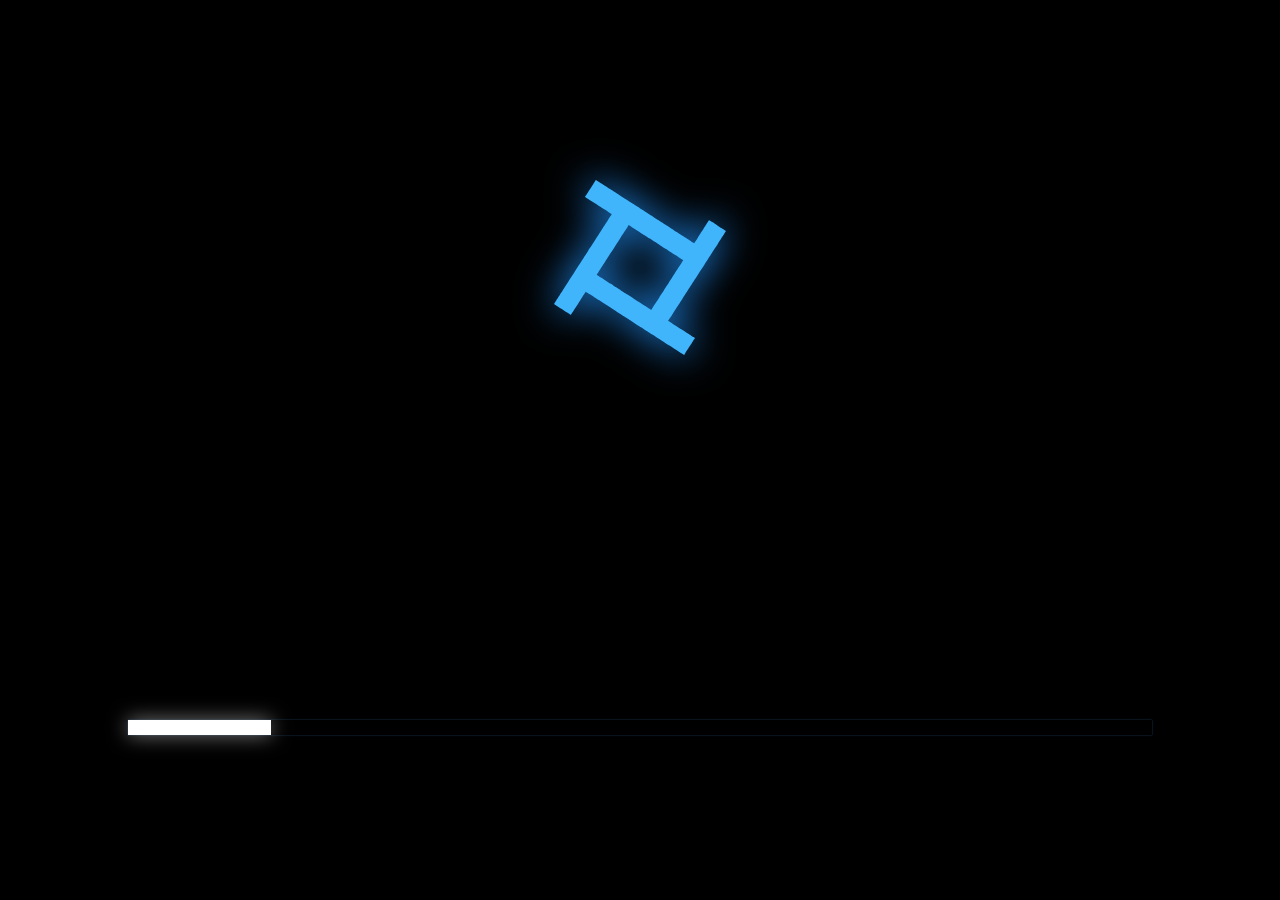
<file: index.html>
<!DOCTYPE html>
<html lang="en" manifest="cache.manifest">
<head>
    <link rel="stylesheet" href="styles.css">
    <meta charset="UTF-8">
    <meta name="viewport" content="width=device-width, initial-scale=1.0">
    <meta name="apple-mobile-web-app-capable" content="yes">
    <meta name="apple-mobile-web-app-status-bar-style" content="black-translucent">
    <link rel="manifest" href="manifest.json">
    <link rel="icon" href="assets/tejatech_logo.svg">
    <title>TejaOS</title>
    <style>
        html {
            background-color: black;
        }

        body {
            margin: 0;
            height: 100vh;
            background-color: black;
            display: flex;
            justify-content: center;
            align-items: center;
        }
    </style>
</head>
<body>
    
    <script src="loading.js"></script>
    <h1>
        <img src="assets/tejatech_logo.svg" 
             style="position: fixed; top: 20%; left: 50%; transform: translateX(-50%);" 
             width="175" height="175" 
             class="center-align glow" 
             id="logo">
    </h1>
    <div id="progress" style="position: fixed; top: 80%; left: 50%; transform: translateX(-50%);">
        <div id="progress_bar"></div>
    </div>    
</body>

<script src="loading.js"></script>
<script src="reset.js"></script>

</html>
</file>
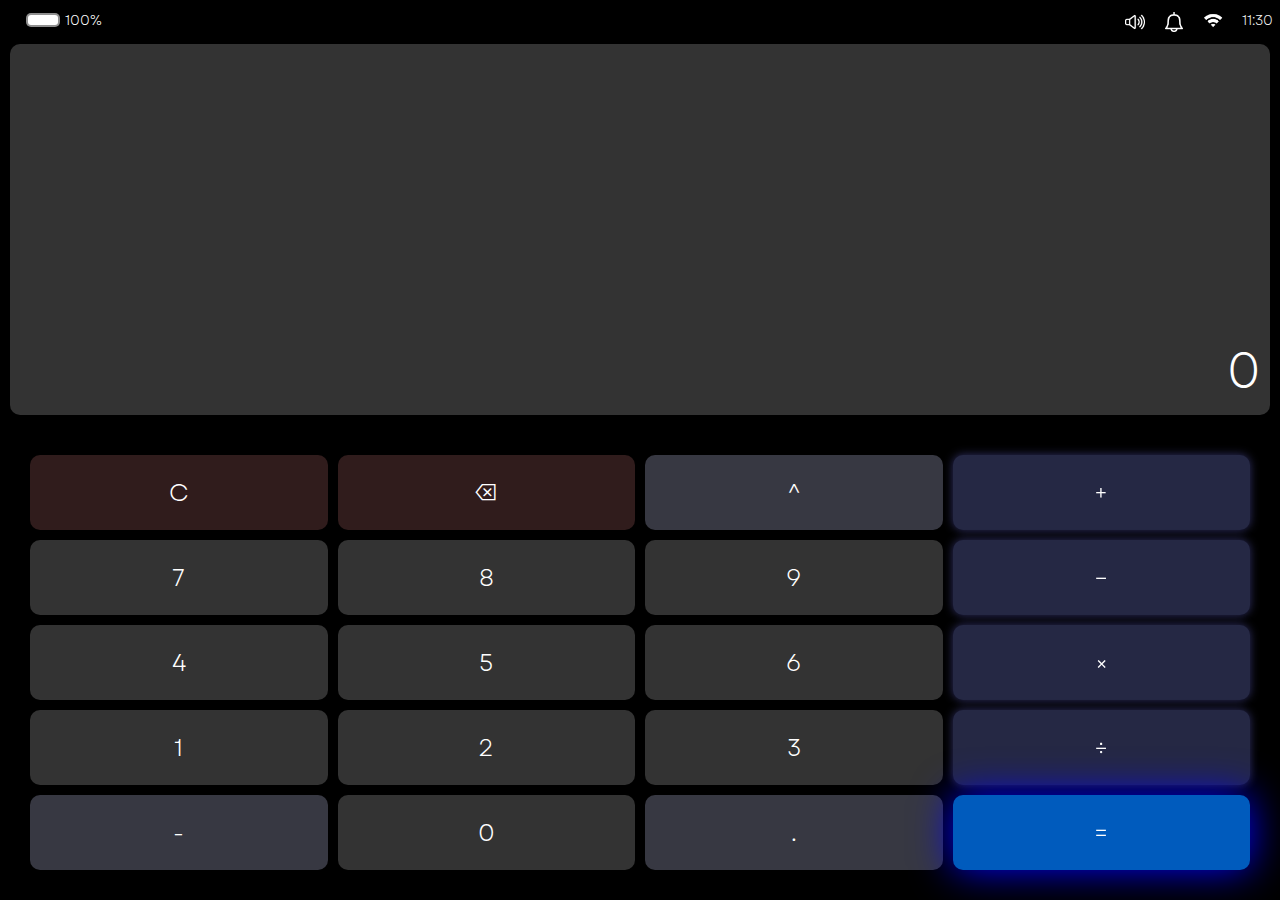
<file: calculator.html>
<!DOCTYPE html>
<html lang="en" manifest="cache.manifest">

<head>
    <link rel="stylesheet" href="styles.css">
    <meta charset="UTF-8">
    <meta name="viewport" content="width=device-width, initial-scale=1.0">
    <link rel="manifest" href="manifest.json">
    <meta name="apple-mobile-web-app-capable" content="yes">
    <meta name="apple-mobile-web-app-status-bar-style" content="black-translucent">
    <title>TejaOS</title>
    <style>
        body,
        html {
            margin: 0;
            padding: 0;
            height: 100%;
            font-family: 'Arial', sans-serif;
            display: flex;
            flex-direction: column;
            justify-content: space-between;
            background-color: #000;
        }

        .calculator {
            display: flex;
            flex-direction: column;
            height: 100%;
            padding: 10px;
        }

        .output {
            flex: 1;
            display: flex;
            justify-content: flex-end;
            align-items: flex-end;
            padding: 10px;
            background-color: #333;
            color: white;
            font-size: 3em;
            border-radius: 10px;
            margin-bottom: 20px;
            font-family: LightFont;
            overflow: hidden;
            word-wrap: break-word;
        }

        .buttons {
            display: grid;
            grid-template-columns: repeat(4, 1fr);
            gap: 10px;
            background-color: #000;
            padding: 20px;
            border-radius: 10px;
        }

        .buttons button {
            font-size: 1.5em;
            font-family: "LightFont";
            color: white;
            padding: 20px;
            border: none;
            background-color: #333;
            border-radius: 10px;
        }

        .buttons button:active {
            filter: brightness(200%);
        }

        .buttons .red {
            background-color: #301c1c;
        }

        .buttons .faint-gray {
            background-color: #373842;
        }

        .buttons .dark-blue {
            background-color: #252844;
            filter: drop-shadow(0px 0px 5px rgba(81, 81, 170, 0.589));
        }

        .buttons .bright-blue {
            background-color: #005bbd;
            filter: drop-shadow(0px 0px 20px blue);
        }

        .buttons .wide {
            grid-column: span 2;
        }
    </style>
</head>

<body>

    <script src="time.js"></script>
    <script src="reset.js"></script>
    <script src="battery.js"></script>
    <script src="exitApp.js"></script>

    <div id="navbar" style="z-index: 1000;">
        <a id="time" class="time" style="font-family: LightFont; margin-top: 0.3vh; font-size: 14px;">11:30</a>
        <img src="assets/wifi_PNG62364.png" class="navbar-icon">
        <img src="assets/output-onlinepngtools.png" class="navbar-icon"
            style="width: 20px; height: 20px; margin-left: 5px;">
        <img src="assets/output-onlinepngtools1.png" class="navbar-icon" style="width: 20px; height: 20px;">
        <div id="battery" class="battery-container">
            <div id="battery-bar" class="battery-bar"></div>
            <span id="battery-percentage" style="font-family: LightFont;">100%</span>
        </div>
    </div>

    <div class="calculator">
        <!-- Output area -->
        <div id="output" class="output">
            0
        </div>

        <!-- Buttons -->
        <div class="buttons">
            <button class="red" onclick="clearDisplay()">C</button>
            <button class="red" onclick="backspace()">⌫</button>
            <button class="faint-gray" onclick="appendOperator('^')">^</button>
            <button class="dark-blue" onclick="appendOperator('+')">+</button>
            <button onclick="appendNumber('7')">7</button>
            <button onclick="appendNumber('8')">8</button>
            <button onclick="appendNumber('9')">9</button>
            <button class="dark-blue" onclick="appendOperator('-')">−</button>
            <button onclick="appendNumber('4')">4</button>
            <button onclick="appendNumber('5')">5</button>
            <button onclick="appendNumber('6')">6</button>
            <button class="dark-blue" onclick="appendOperator('*')">×</button>
            <button onclick="appendNumber('1')">1</button>
            <button onclick="appendNumber('2')">2</button>
            <button onclick="appendNumber('3')">3</button>
            <button class="dark-blue" onclick="appendOperator('/')">÷</button>
            <button class="faint-gray" onclick="appendOperator('-')">-</button>
            <button onclick="appendNumber('0')">0</button>
            <button class="faint-gray" onclick="appendDecimal()">.</button>
            <button class="bright-blue" onclick="calculateResult()">=</button>
        </div>
    </div>

    <script>
        let currentValue = '0';
        let storedValue = null;
        let currentOperator = null;
        let operatorSet = false;

        function updateDisplay() {
            document.getElementById('output').innerText = currentValue;
        }

        function clearDisplay() {
            currentValue = '0';
            storedValue = null;
            currentOperator = null;
            operatorSet = false;
            updateDisplay();
        }

        function backspace() {
            if (currentValue.length > 1) {
                currentValue = currentValue.slice(0, -1);
            } else {
                currentValue = '0';
            }
            updateDisplay();
        }

        function appendNumber(number) {
            if (operatorSet) {
                currentValue += ` ${number}`; // Add the number to the current expression with the operator
                operatorSet = false;
            } else {
                currentValue = currentValue === '0' ? number : currentValue + number;
            }
            updateDisplay();
        }

        function appendDecimal() {
            if (!currentValue.includes('.')) {
                currentValue += '.';
            }
            updateDisplay();
        }

        function appendOperator(operator) {
            if (currentOperator && !operatorSet) {
                calculateIntermediateResult();
            }

            storedValue = currentValue;
            currentOperator = operator;
            currentValue += ` ${operator} `; // Show operator in the output with space
            operatorSet = true;
            updateDisplay();
        }

        function toggleNegative() {
            currentValue = currentValue.startsWith('-') ? currentValue.slice(1) : '-' + currentValue;
            updateDisplay();
        }

        function calculateIntermediateResult() {
            if (!storedValue || !currentOperator) return;

            const a = parseFloat(storedValue);
            const b = parseFloat(currentValue.split(' ').pop()); // Get only the last entered number
            let result;

            switch (currentOperator) {
                case '+': result = a + b; break;
                case '-': result = a - b; break;
                case '*': result = a * b; break;
                case '/': result = b !== 0 ? a / b : 'Error'; break;
                case '^': result = Math.pow(a, b); break;
                default: return;
            }

            // Round result to 3 decimal places if necessary
            result = (Math.round(result * 1000) / 1000).toString();

            currentValue = result;
            storedValue = null;
            currentOperator = null;
            operatorSet = false;
        }

        function calculateResult() {
            if (currentOperator && storedValue !== null) {
                calculateIntermediateResult();
            }
            updateDisplay();
        }
    </script>

</body>

</html>
</file>
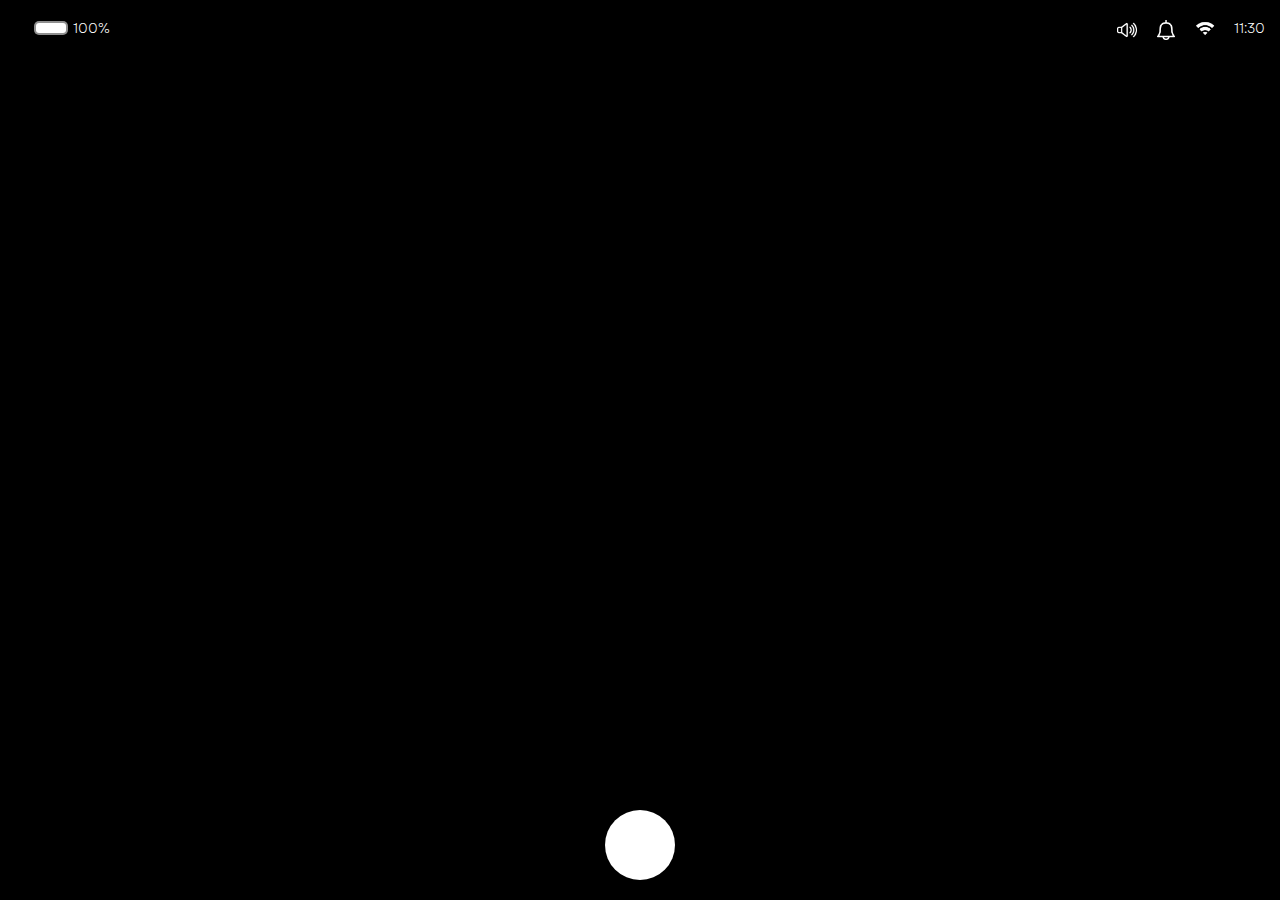
<file: camera.html>
<!DOCTYPE html>
<html lang="en" manifest="cache.manifest">

<head>
    <link rel="stylesheet" href="styles.css">
    <meta charset="UTF-8">
    <meta name="viewport" content="width=device-width, initial-scale=1.0">
    <meta name="apple-mobile-web-app-capable" content="yes">
    <meta name="apple-mobile-web-app-status-bar-style" content="black-translucent">
    <link rel="manifest" href="manifest.json">
    <title>TejaOS</title>
    <style>
        body {
            background-color: black;
        }

        camera {
            height: 90vh;
            margin: 0;
            font-family: Arial, sans-serif;
            display: flex;
            justify-content: center;
            align-items: center;
            background-color: #000;
        }

        .camera-container {
            position: relative;
            width: 100%;
            height: 100vh;
            background-color: black;
            border-radius: 16px;
            overflow: hidden;
            aspect-ratio: 9 / 16;
            /* Optional: keep a 16:9 aspect ratio */
        }


        video {
            width: 100%;
            height: 100%;
            object-fit: cover;
        }

        .capture-button {
            position: absolute;
            bottom: 20px;
            left: 50%;
            transform: translateX(-50%);
            background-color: #fff;
            border: none;
            border-radius: 50%;
            padding: 20px;
            width: 70px;
            height: 70px;
            box-shadow: 0px 4px 10px rgba(0, 0, 0, 0.5);
            cursor: pointer;
            transition: background-color 0.3s;
        }

        .capture-button:active {
            background-color: #ddd;
        }

        .capture-button:focus {
            outline: none;
        }

        .photo-container {
            display: none;
            position: absolute;
            top: 0;
            left: 0;
            width: 100%;
            height: 100%;
            background-color: rgba(0, 0, 0, 0.7);
            justify-content: center;
            align-items: center;
        }

        .captured-photo {
            max-width: 90%;
            max-height: 90%;
            object-fit: cover;
            border-radius: 16px;
        }

        /* Specific styles for navbar items */
        #navbar a,
        #navbar img {
            color: white;
            font-family: LightFont;
            font-size: 14px;
        }
    </style>
</head>

<body>
    <script src="time.js"></script>
    <script src="reset.js"></script>
    <script src="battery.js"></script>
    <script src="exitApp.js"></script>

    <div id="navbar" style="z-index: 1000; background-color: rgba(0, 0, 0, 0.137);">
        <a id="time" class="time" style="font-family: LightFont; margin-top: 0.3vh; font-size: 14px;">11:30</a>
        <img src="assets/wifi_PNG62364.png" class="navbar-icon">
        <img src="assets/output-onlinepngtools.png" class="navbar-icon"
            style="width: 20px; height: 20px; margin-left: 5px;">
        <img src="assets/output-onlinepngtools1.png" class="navbar-icon" style="width: 20px; height: 20px;">
        <div id="battery" class="battery-container">
            <div id="battery-bar" class="battery-bar"></div>
            <span id="battery-percentage" style="font-family: LightFont;">100%</span>
        </div>
    </div>

    <camera>

        <div class="camera-container">
            <video id="video" autoplay></video>
            <button class="capture-button" id="captureButton"></button>
            <div class="photo-container" id="photoContainer">
                <img id="capturedImage" class="captured-photo" alt="Captured Photo">
            </div>
        </div>
    </camera>

    <script>
        const videoElement = document.getElementById('video');
        const captureButton = document.getElementById('captureButton');
        const photoContainer = document.getElementById('photoContainer');
        const capturedImage = document.getElementById('capturedImage');

        // Access the device camera
        async function startCamera() {
            try {
                const stream = await navigator.mediaDevices.getUserMedia({ video: true });
                videoElement.srcObject = stream;
            } catch (err) {
                console.error("Error accessing camera: ", err);
            }
        }

        // Capture a photo
        function capturePhoto() {
            const canvas = document.createElement('canvas');
            const context = canvas.getContext('2d');

            // Set canvas dimensions to video feed dimensions
            canvas.width = videoElement.videoWidth;
            canvas.height = videoElement.videoHeight;

            // Draw the current video frame onto the canvas
            context.drawImage(videoElement, 0, 0, canvas.width, canvas.height);

            // Convert the canvas image to a data URL (Base64 encoded image)
            const imageDataUrl = canvas.toDataURL('image/png');

            // Display the captured image
            capturedImage.src = imageDataUrl;
            photoContainer.style.display = 'flex';
        }

        // Start the camera when the page loads
        window.onload = startCamera;

        // Event listener for capture button
        captureButton.addEventListener('click', capturePhoto);
    </script>

</body>

</html>
</file>
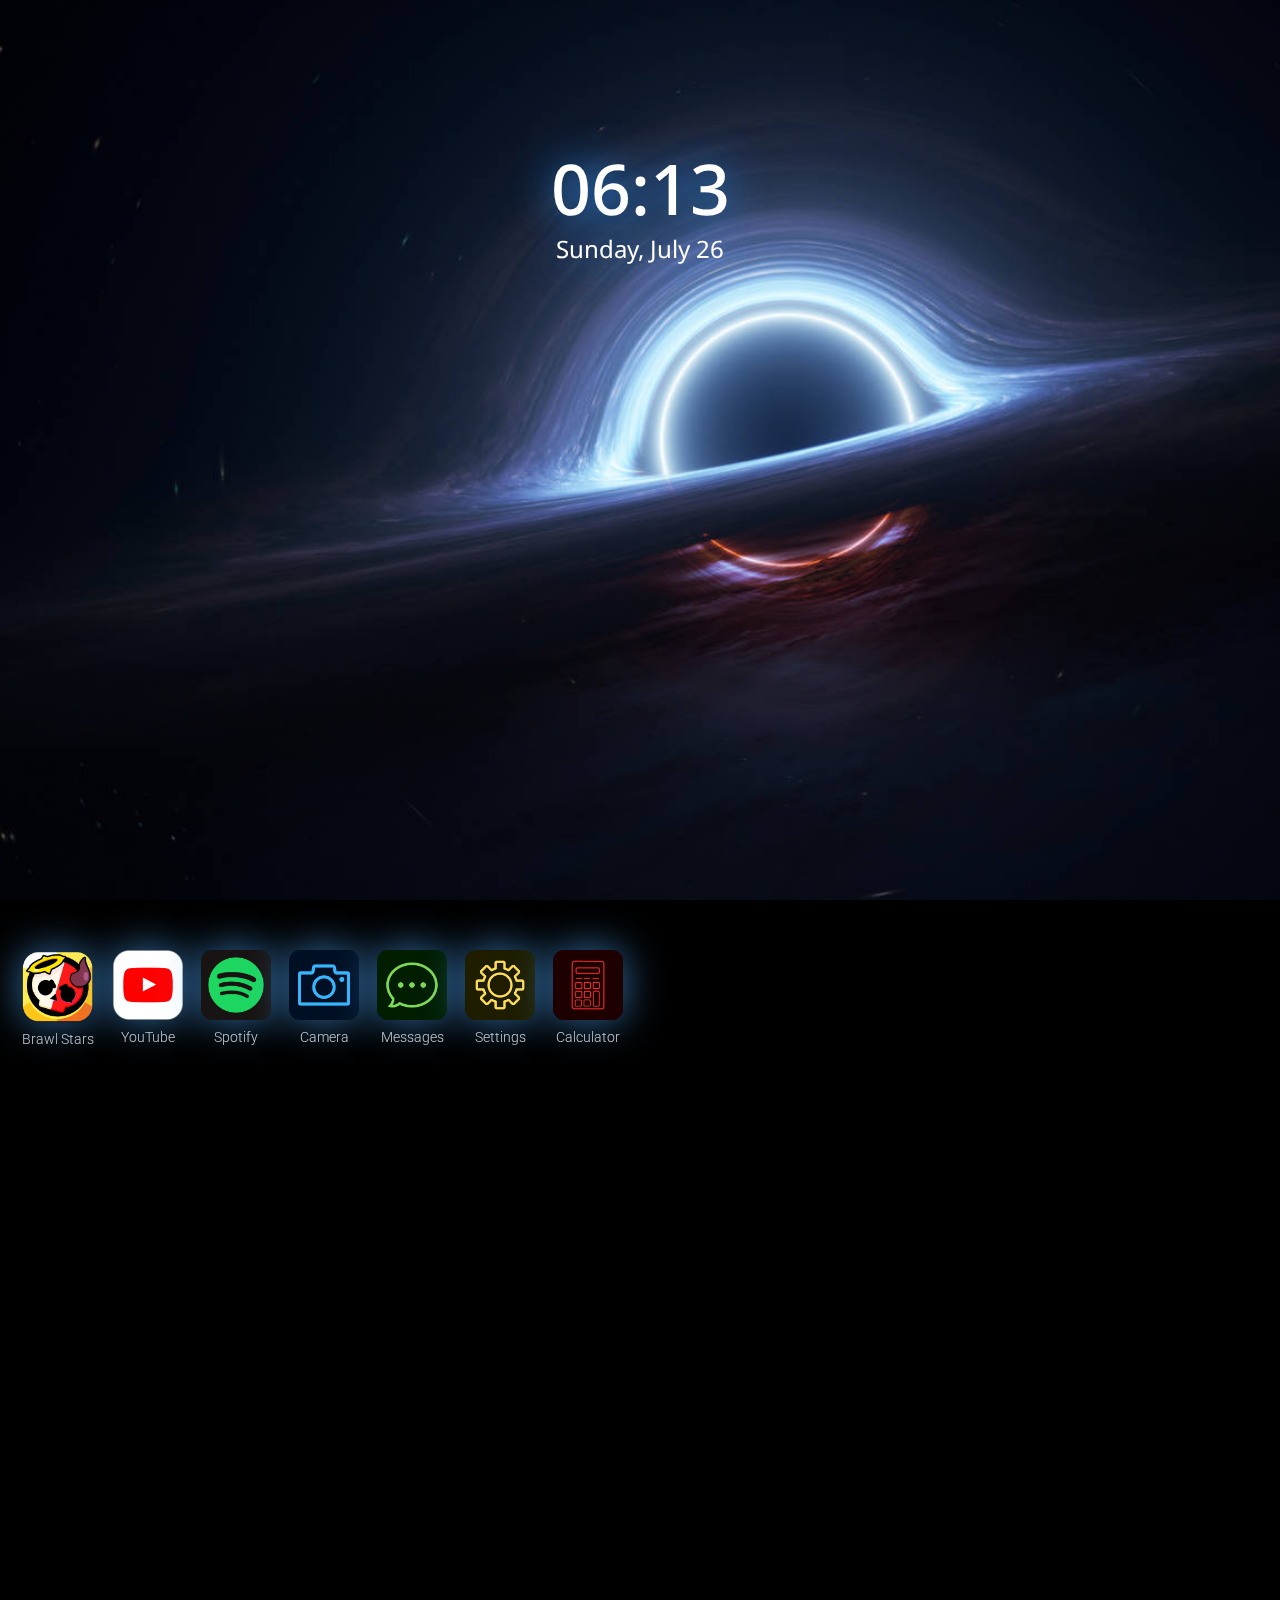
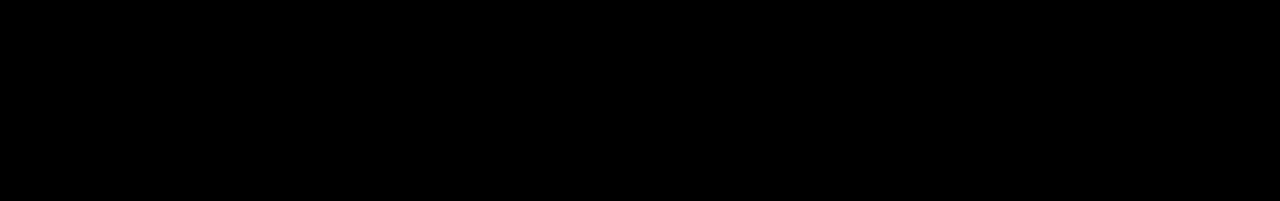
<file: lock_screen.html>
<!DOCTYPE html>
<html lang="en" manifest="cache.manifest">

<head>
    <link rel="stylesheet" href="styles.css">
    <meta charset="UTF-8">
    <meta name="viewport" content="width=device-width, initial-scale=1.0">
    <meta name="apple-mobile-web-app-capable" content="yes">
    <meta name="apple-mobile-web-app-status-bar-style" content="black-translucent">
    <link rel="manifest" href="manifest.json">
    <title>TejaOS</title>

    <style>
                html {
            background-color: black;
        }
        body {
            margin: 0;
            overflow-y: auto;
            overflow-x: hidden;
            min-height: 100vh;
            position: relative;
            /* Prevent horizontal scrolling */
        }

        #background {
            position: fixed;
            top: 0;
            left: 0;
            width: 100%;
            height: 100%;
            background-image: url('assets/wallpaper.jpg');
            background-size: cover;
            background-position: center;
            background-repeat: no-repeat;
            z-index: -1;
            /* Makes sure the background stays behind the content */
            filter: blur(0px);
            /* Set blur here if needed */
        }

        /* Pseudo-element to create a blur effect on the background */
        body::before {
            content: '';
            position: absolute;
            top: 0;
            left: 0;
            width: 100%;
            height: 100%;
            background-image: inherit;
            background-size: cover;
            background-position: center;
            background-repeat: no-repeat;
            background-attachment: fixed;
            /* Optional: for fallback */
            z-index: -1;
        }

        /* The class that applies the blur effect */
        .blur-background::before {
            filter: blur(5px);
            /* Adjust blur intensity here */
        }
    </style>
</head>

<body>
    <!-- Fixed background container -->
    <div id="background"></div>

    <div id="navbar" style="z-index: 1000;">
        <a id="time" class="time" style="font-family: LightFont; margin-top: 0.3vh; font-size: 14px;">11:30</a>
        <img src="assets/wifi_PNG62364.png" class="navbar-icon">
        <img src="assets/output-onlinepngtools.png" class="navbar-icon" style="width: 20px; height: 20px; margin-left: 5px;">
        <img src="assets/output-onlinepngtools1.png" class="navbar-icon" style="width: 20px; height: 20px;">
        <div id="battery" class="battery-container">
            <div id="battery-bar" class="battery-bar"></div>
            <span id="battery-percentage" style="font-family: LightFont;">100%</span>
        </div>
    </div>

    <div class="section" id="lock_screen">
        <h1 class="front glow time" style="text-align: center; color: white; font-family: Noto Sans; font-weight: 500; font-size: 70px; margin-bottom: 570px;" id="time">11:30</h1>
        <h1 class="front glow date" style="text-align: center; color: white; font-family: Noto Sans; font-weight: 400; font-size: 24px; margin-bottom: 420px;" id="date">Wednesday, November 6th</h1>
    </div>

    <div class="section" id="home_screen">
        <div class="app-container">
            <div class="app" style="background-image: url('assets/unnamed.webp'); height: 75px; width: 75px;" onclick="openBrawlStars()"></div>
            <span class="app-label" style="margin-top: 0.12vh;">Brawl Stars</span>
        </div>        
        <div class="app-container">
            <div class="app" style="background-image: url('assets/youtube-app-icon.webp');" onclick="openYouTube()"></div>
            <span class="app-label">YouTube</span>
        </div>
        <div class="app-container">
            <div class="app" style="background-image: url('assets/spotify-music-2015-07-30.avif');" onclick="openSpotify()"></div>
            <span class="app-label">Spotify</span>
        </div>
        <div class="app-container">
            <div class="app" style="background-image: url('assets/builtIn/camera.png');" onclick="openCamera()"></div>
            <span class="app-label">Camera</span>
        </div>
        <div class="app-container">
            <div class="app" style="background-image: url('assets/builtIn/messages.png');" onclick="openMessages()"></div>
            <span class="app-label">Messages</span>
        </div>
        <div class="app-container">
            <div class="app" style="background-image: url('assets/builtIn/settings.png');" onclick="openSettings()"></div>
            <span class="app-label">Settings</span>
        </div>
        <div class="app-container">
            <div class="app" style="background-image: url('assets/builtIn/calculator.png');" onclick="openCalculator()"></div>
            <span class="app-label">Calculator</span>
        </div>
    </div>

    <script src="time.js"></script>
    <script src="reset.js"></script>
    <script src="battery.js"></script>
    <script src="lockscreen.js"></script>
    <script src="openApps.js"></script>

    <script>
        document.addEventListener('DOMContentLoaded', () => {
  // Retrieve the scroll position stored in localStorage
  const scrollPosition = JSON.parse(localStorage.getItem('scrollPosition'));

  if (scrollPosition) {
    // Wait for the page to be fully rendered, then scroll to the bottom
    setTimeout(() => {
      window.scrollTo(scrollPosition.x, scrollPosition.y); // Scroll to the bottom
      localStorage.removeItem('scrollPosition'); // Clear scroll position from localStorage
    }, 100); // Small delay to ensure all content is loaded
  }
});


    </script>

    <div id="bottom" style="height: 1px;"></div>
</body>

</html>
</file>
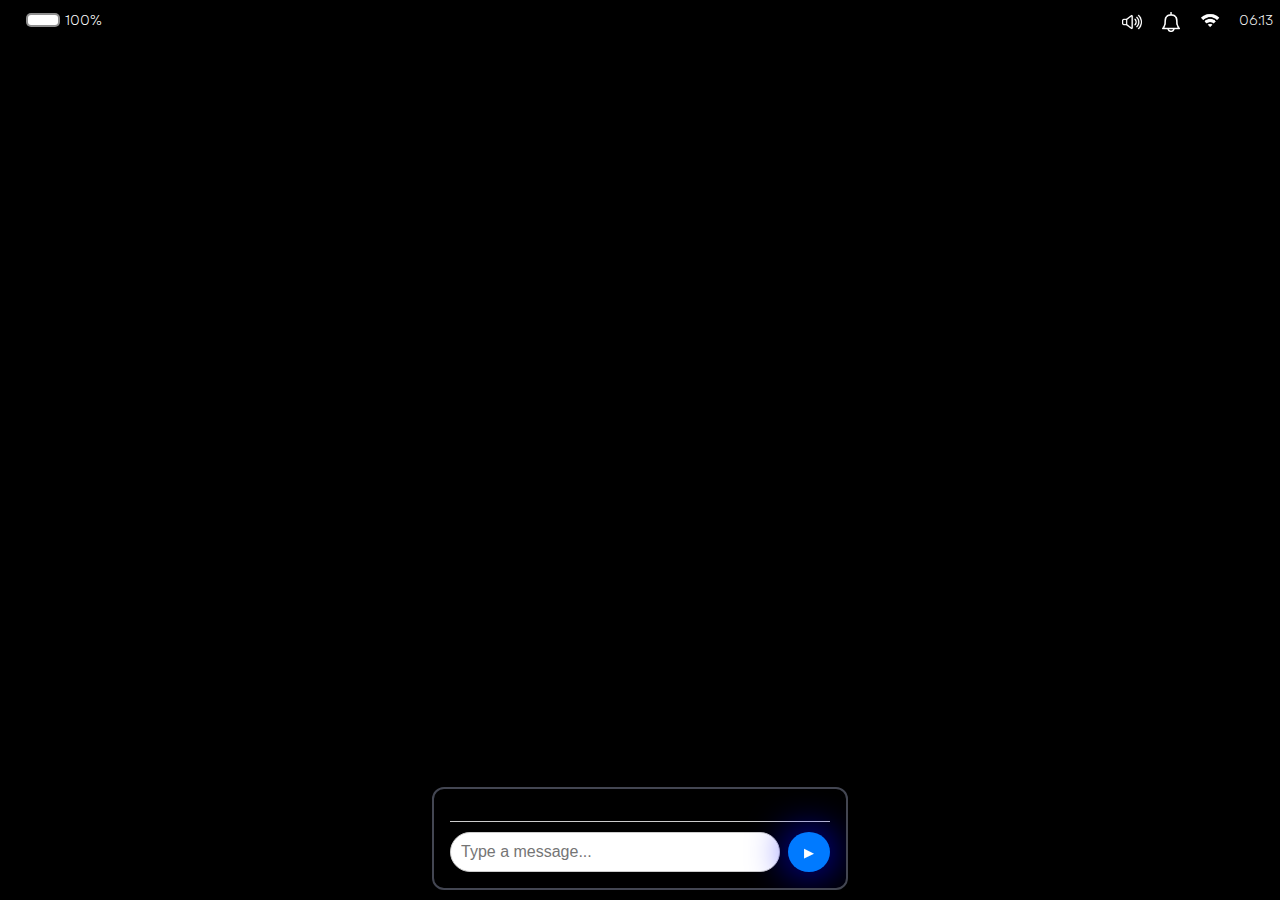
<file: messages.html>
<!DOCTYPE html>
<html lang="en" manifest="cache.manifest">

<head>
    <link rel="stylesheet" href="styles.css">
    <meta charset="UTF-8">
    <meta name="viewport" content="width=device-width, initial-scale=1.0">
    <meta name="apple-mobile-web-app-capable" content="yes">
    <meta name="apple-mobile-web-app-status-bar-style" content="black-translucent">
    <link rel="manifest" href="manifest.json">
    <title>TejaOS</title>
    <style>
        body {
            background-color: #000;
            /* Optional: You can also set a black background for the body */
        }

        messages {
            font-family: -apple-system, BlinkMacSystemFont, "Segoe UI", "Roboto", "Oxygen", "Ubuntu", "Cantarell", "Fira Sans", "Droid Sans", "Helvetica Neue", sans-serif;
            background-color: #000000;
            margin: 0;
            padding: 0;
            display: flex;
            justify-content: center;
            align-items: flex-end;
            height: 98vh;
        }

        .chat-container {
            width: 380px;
            max-width: 100%;
            background-color: rgba(38, 39, 41, 0);
            border-radius: 12px;
            border: 2px solid rgb(67, 70, 82);
            box-shadow: 0 4px 20px rgba(0, 0, 0, 0.1);
            overflow: hidden;
            display: flex;
            flex-direction: column;
            justify-content: flex-end;
            padding: 16px;
        }

        .message {
            display: flex;
            margin-bottom: 12px;
            font-size: 16px;
            line-height: 20px;
        }

        .sender {
            flex: 1;
            text-align: left;
        }

        .receiver {
            flex: 1;
            text-align: right;
        }

        .bubble {
            max-width: 70%;
            padding: 10px 16px;
            border-radius: 18px;
            font-size: 16px;
            line-height: 20px;
            word-wrap: break-word;
        }

        .sender .bubble {
            background-color: #007aff;
            color: white;
            filter: drop-shadow(0px 0px 20px blue);
        }

        .receiver .bubble {
            background-color: #e5e5ea;
            color: black;
        }

        .input-container {
            display: flex;
            margin-top: 16px;
            border-top: 1px solid #ccc;
            padding-top: 10px;
        }

        .input-field {
            flex-grow: 1;
            padding: 10px;
            font-size: 16px;
            border: 1px solid #ccc;
            border-radius: 20px;
            outline: none;
        }

        .send-btn {
            background-color: #007aff;
            filter: drop-shadow(0px 0px 20px blue);
            color: white;
            border: none;
            padding: 10px 16px;
            border-radius: 50%;
            cursor: pointer;
            margin-left: 8px;
            display: flex;
            align-items: center;
            justify-content: center;
        }

        .send-btn:hover {
            background-color: #005b99;
        }
    </style>
</head>

<body>
    <div id="navbar" style="z-index: 1000; background-color: black; position: fixed; top: 0; left: 0; width: 100%;">
        <a id="time" class="time" style="font-family: LightFont; margin-top: 0.3vh; font-size: 14px;">11:30</a>
        <img src="assets/wifi_PNG62364.png" class="navbar-icon">
        <img src="assets/output-onlinepngtools.png" class="navbar-icon"
            style="width: 20px; height: 20px; margin-left: 5px;">
        <img src="assets/output-onlinepngtools1.png" class="navbar-icon" style="width: 20px; height: 20px;">
        <div id="battery" class="battery-container">
            <div id="battery-bar" class="battery-bar"></div>
            <span id="battery-percentage" style="font-family: LightFont;">100%</span>
        </div>
    </div>

    <script src="time.js"></script>
    <script src="reset.js"></script>
    <script src="battery.js"></script>
    <script src="exitApp.js"></script>

    <messages>

        <div class="chat-container">
            <div id="messages-container"></div>
            <div class="input-container">
                <input id="input-field" type="text" class="input-field" placeholder="Type a message...">
                <button id="send-btn" class="send-btn">▶</button>
            </div>
        </div>

    </messages>

    <script>
        // Get DOM elements
        const inputField = document.getElementById('input-field');
        const sendBtn = document.getElementById('send-btn');
        const messagesContainer = document.getElementById('messages-container');

        // Function to send message
        function sendMessage() {
            const messageText = inputField.value.trim();

            if (messageText !== '') {
                // Create message element
                const messageElement = document.createElement('div');
                messageElement.classList.add('message', 'sender');

                // Create bubble and add message text
                const bubble = document.createElement('div');
                bubble.classList.add('bubble');
                bubble.textContent = messageText;

                // Append bubble to message, and message to chat
                messageElement.appendChild(bubble);
                messagesContainer.appendChild(messageElement);

                // Scroll to the bottom of the chat
                messagesContainer.scrollTop = messagesContainer.scrollHeight;

                // Clear input field after sending
                inputField.value = '';
            }
        }

        // Send message when clicking the send button
        sendBtn.addEventListener('click', sendMessage);

        // Send message when pressing Enter
        inputField.addEventListener('keydown', function (event) {
            if (event.key === 'Enter') {
                sendMessage();
            }
        });
    </script>
</body>

</html>
</file>
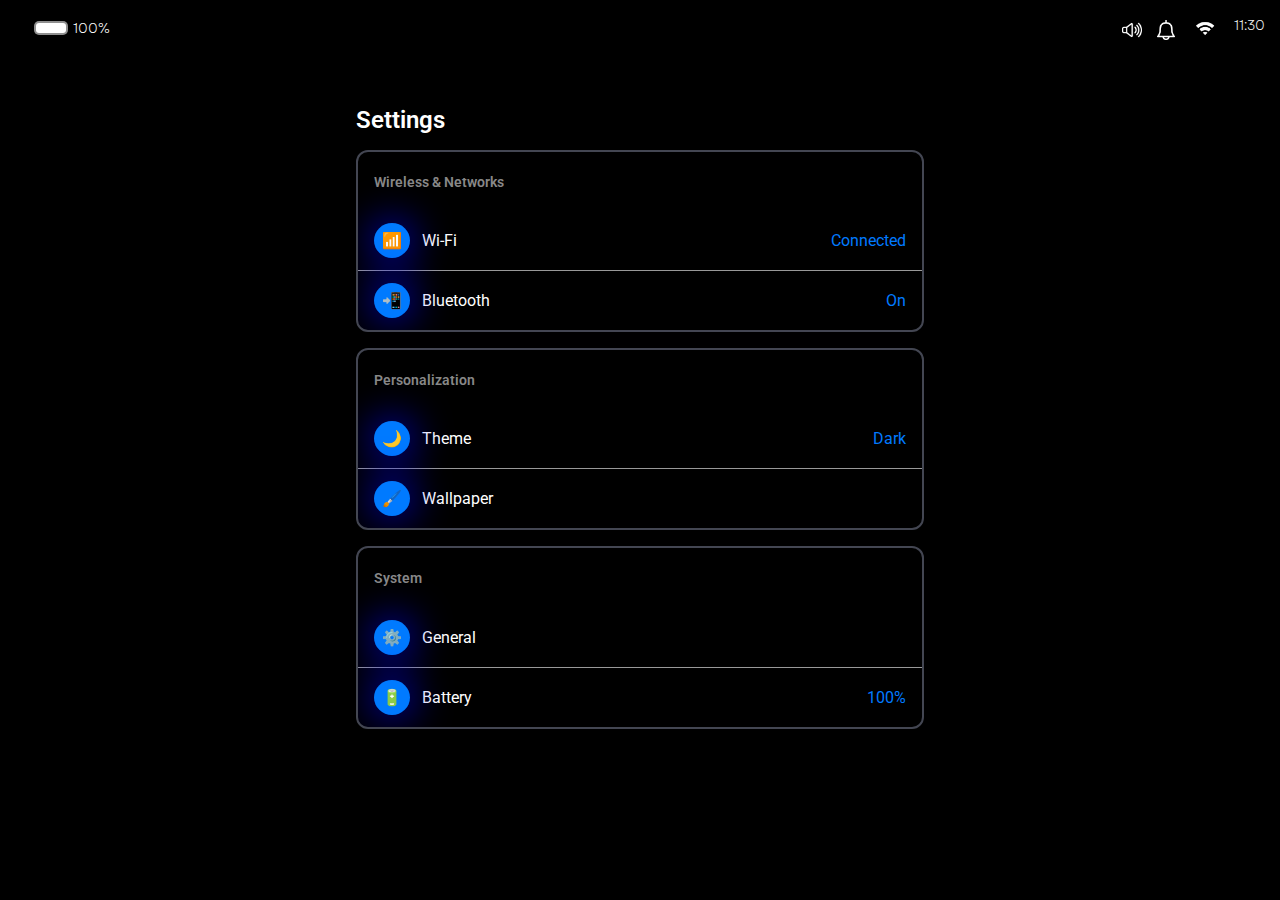
<file: settings.html>
<!DOCTYPE html>
<html lang="en" manifest="cache.manifest">

<head>
    <link rel="stylesheet" href="styles.css">
    <meta charset="UTF-8">
    <meta name="viewport" content="width=device-width, initial-scale=1.0">
    <meta name="apple-mobile-web-app-capable" content="yes">
    <meta name="apple-mobile-web-app-status-bar-style" content="black-translucent">
    <link rel="manifest" href="manifest.json">
    <title>TejaOS</title>
    <style>
        body {
            background-color: #000;
            overflow-x: hidden;
        }

        settings *,
        settings *::before,
        settings *::after {
            box-sizing: border-box;
        }

        /* Prevent horizontal scrolling on both html and body */
        settings {
            margin: 0;
            padding: 0;
            width: 100vw;
            /* Prevents extra width */
            overflow-x: hidden;
        }

        /* Main styling for body */
        settings {
            background-color: #000000;
            font-family: -apple-system, BlinkMacSystemFont, "Segoe UI", Roboto, Helvetica, Arial, sans-serif;
            color: #000;
        }

        settings {
            background-color: #000000;
            font-family: -apple-system, BlinkMacSystemFont, "Segoe UI", Roboto, Helvetica, Arial, sans-serif;
            color: #000;
            margin: 0;
            padding: 0;
            overflow-x: hidden;
            /* Prevent horizontal scrolling */
        }

        /* Center the .setting container */
        .setting {
            border-radius: 12px;
            background-color: rgb(0, 0, 0);
            padding: 1rem;
            width: 95%;
            max-width: 600px;
            /* Ensures it doesn’t expand beyond screen width */
            margin: 1.5rem auto;
        }

        .section-title {
            font-weight: 600;
            color: #888;
            font-size: 0.85rem;
            padding: 0.5rem 1rem;
        }

        .setting-item {
            display: flex;
            justify-content: space-between;
            align-items: center;
            padding: 0.75rem 1rem;
            border-bottom: 1px solid #999999;
            font-size: 1rem;
        }
        
        .setting-item:last-child {
            border-bottom: none;
        }

        .setting-item img {
            width: 18px;
            height: 18px;
            margin-right: 10px;
        }

        .setting-item-text {
            display: flex;
            align-items: center;
            color: white;
        }

        .setting-icon {
            background-color: #007aff;
            color: white;
            border-radius: 50%;
            padding: 8px;
            display: inline-flex;
            justify-content: center;
            align-items: center;
            margin-right: 12px;
            font-size: 1rem;
            filter: drop-shadow(0px 0px 20px blue);
        }

        .setting-item-label {
            color: #007aff;
        }

        .setting-container {
            margin-bottom: 1rem;
            background-color: #ffffff00;
            border: 2px solid rgb(67, 70, 82);
            border-radius: 12px;
            overflow: hidden;
        }

        .settings-title {
            font-size: 1.5rem;
            font-weight: 600;
            margin-bottom: 1rem;
            color: #ffffff;
        }

        body.light-theme .setting-item-label {
            color: #007aff;
        }

        body.light-theme {
            background-color: #fbfcff;
            color: #000;
        }

        /* Additional styles for elements in light theme */
        body.light-theme .setting {
            background-color: #fbfcff;
        }

        body.light-theme .setting-item-text {
            color: #303030;
        }

        body.light-theme .setting-icon {
            filter: drop-shadow(0px 0px 5px rgba(0, 0, 0, 0.493))
        }

        body.light-theme p {
            color:#000;
        }
    </style>
</head>

<body>
    <script src="time.js"></script>
    <script src="reset.js"></script>
    <script src="battery.js"></script>
    <script src="exitApp.js"></script>

    <!-- Navbar -->
    <div id="navbar" style="z-index: 1000;">
        <a id="time" class="time" style="font-family: LightFont; font-size: 14px;">11:30</a>
        <div>
            <img src="assets/wifi_PNG62364.png" class="navbar-icon">
            <img src="assets/output-onlinepngtools.png" class="navbar-icon" style="width: 20px; height: 20px;">
            <img src="assets/output-onlinepngtools1.png" class="navbar-icon" style="width: 20px; height: 20px;">
        </div>
        <div id="battery" class="battery-container">
            <div id="battery-bar" class="battery-bar"></div>
            <span id="battery-percentage" style="font-family: LightFont;">100%</span>
        </div>
    </div>

    <settings>
        <!-- Settings Container -->
        <div class="setting">
            <p class="settings-title">Settings</p>

            <!-- Section 1 -->
            <div class="setting-container">
                <p class="section-title">Wireless & Networks</p>
                <div class="setting-item">
                    <div class="setting-item-text">
                        <div class="setting-icon">📶</div>
                        Wi-Fi
                    </div>
                    <span class="setting-item-label">Connected</span>
                </div>
                <div class="setting-item">
                    <div class="setting-item-text">
                        <div class="setting-icon">📲</div>
                        Bluetooth
                    </div>
                    <span class="setting-item-label">On</span>
                </div>
            </div>

            <!-- Section 2 -->
            <div class="setting-container">
                <p class="section-title">Personalization</p>
                <div class="setting-item" id="theme-toggle">
                    <div class="setting-item-text">
                        <div class="setting-icon">🌙</div>
                        Theme
                    </div>
                    <span class="setting-item-label" id="theme-label">Dark</span>
                </div>
                <div class="setting-item">
                    <div class="setting-item-text">
                        <div class="setting-icon">🖌️</div>
                        Wallpaper
                    </div>
                </div>
            </div>

            <!-- Section 3 -->
            <div class="setting-container">
                <p class="section-title">System</p>
                <div class="setting-item">
                    <div class="setting-item-text">
                        <div class="setting-icon">⚙️</div>
                        General
                    </div>
                </div>
                <div class="setting-item">
                    <div class="setting-item-text">
                        <div class="setting-icon">🔋</div>
                        Battery
                    </div>
                    <span class="setting-item-label">100%</span>
                </div>
            </div>
        </div>
    </settings>

    <script>
        // Toggle between light and dark themes
        document.getElementById("theme-toggle").addEventListener("click", function () {
            document.body.classList.toggle("light-theme");
            const themeLabel = document.getElementById("theme-label");
            // Update the label text based on the theme
            themeLabel.textContent = document.body.classList.contains("light-theme") ? "Light" : "Dark";
        });
    </script>

<script src="exitApp.js" defer></script>
</body>

</html>
</file>
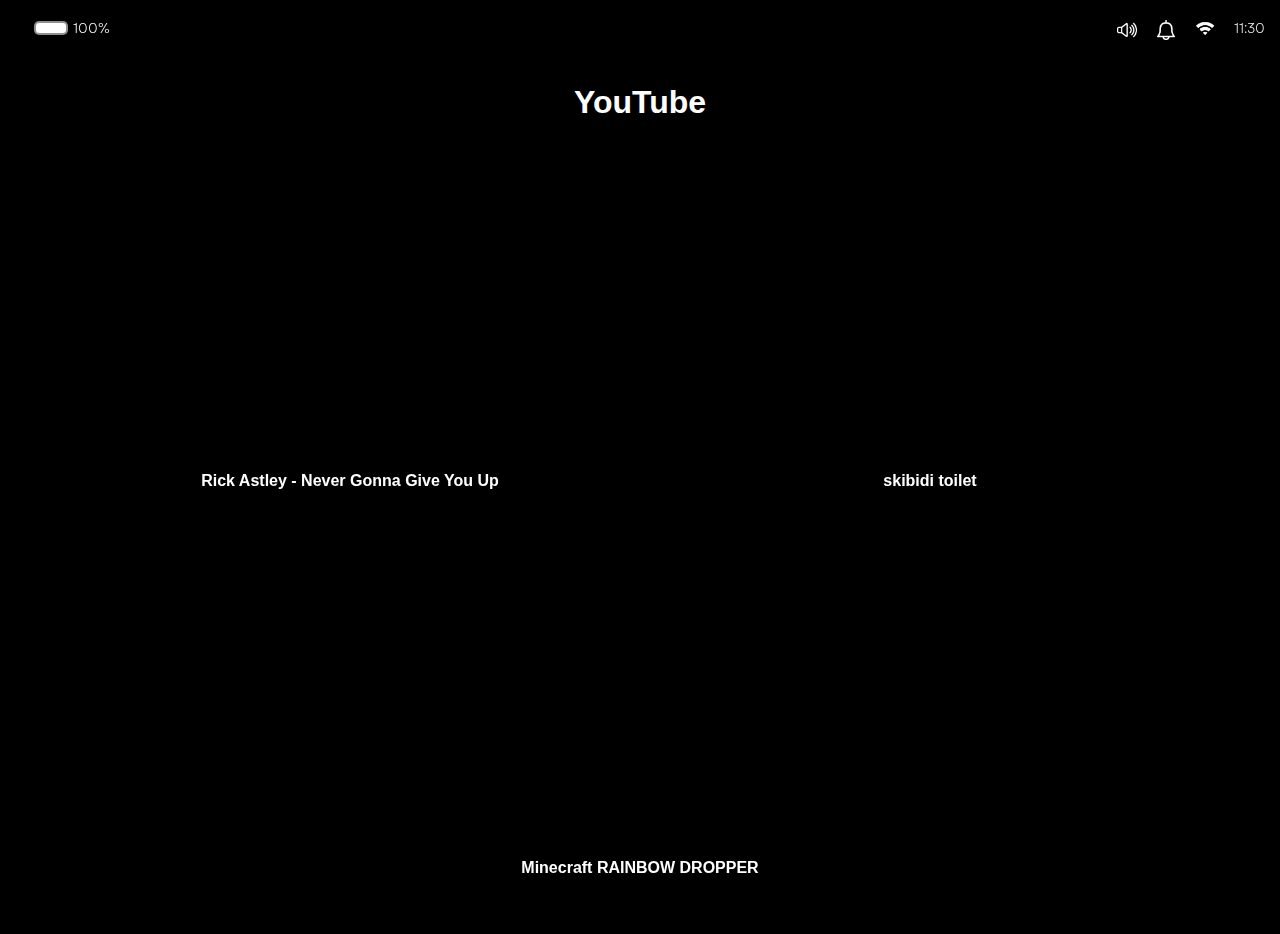
<file: youTube.html>
<!DOCTYPE html>
<html lang="en" manifest="cache.manifest">
<head>
    <link rel="stylesheet" href="styles.css">
    <meta charset="UTF-8">
    <meta name="viewport" content="width=device-width, initial-scale=1.0">
    <meta name="apple-mobile-web-app-capable" content="yes">
    <meta name="apple-mobile-web-app-status-bar-style" content="black-translucent">
    <link rel="manifest" href="manifest.json">
    <title>TejaOS</title>
    <style>
        html {
            background-color: #000;
        }
        
        content {
            font-family: Arial, sans-serif;
            color: #ffffff;
            margin: 0;
            padding: 20px;
        }
        h1 {
            text-align: center;
            color: #ffffff;
        }
        .video-container {
            display: flex;
            flex-wrap: wrap;
            gap: 20px;
            justify-content: center;
        }
        .video-item {
            max-width: 560px;
            width: 100%;
            margin-bottom: 20px;
        }
        iframe {
            width: 100%;
            height: 315px;
            border: none;
        }
        .video-title {
            text-align: center;
            margin-top: 10px;
            font-weight: bold;
        }
    </style>
</head>
<body>

    <script src="time.js"></script>
    <script src="reset.js"></script>
    <script src="battery.js"></script>
    <script src="exitApp.js"></script>

    <div id="navbar" style="z-index: 1000;">
        <a id="time" class="time" style="font-family: LightFont; margin-top: 0.3vh; font-size: 14px;">11:30</a>
        <img src="assets/wifi_PNG62364.png" class="navbar-icon">
        <img src="assets/output-onlinepngtools.png" class="navbar-icon"
            style="width: 20px; height: 20px; margin-left: 5px;">
        <img src="assets/output-onlinepngtools1.png" class="navbar-icon" style="width: 20px; height: 20px;">
        <div id="battery" class="battery-container">
            <div id="battery-bar" class="battery-bar"></div>
            <span id="battery-percentage" style="font-family: LightFont;">100%</span>
        </div>
    </div>

    <content>

    <h1>YouTube</h1>

    <div class="video-container">
        <!-- Video 1 -->
        <div class="video-item">
            <iframe src="https://www.youtube.com/embed/dQw4w9WgXcQ?si=gVR2__ShIyllCf9E" title="Rick Astley - Never Gonna Give You Up"></iframe>
            <div class="video-title">Rick Astley - Never Gonna Give You Up</div>
        </div>

        <!-- Video 2 -->
        <div class="video-item">
            <iframe src="https://www.youtube.com/embed/tzD9OxAHtzU?si=CV2cOiVPuCXvcLke" title="Rick Astley - Never Gonna Give You Up (Alternate Link)"></iframe>
            <div class="video-title">skibidi toilet</div>
        </div>

        <!-- Video 3 -->
        <div class="video-item">
            <iframe src="https://www.youtube.com/embed/cjssX3MjJTY?si=xnofSlDNupa1qImK" title="Luis Fonsi - Despacito ft. Daddy Yankee"></iframe>
            <div class="video-title">Minecraft RAINBOW DROPPER</div>
        </div>
    </div>

    </content>
</body>
</html>
</file>
<file: styles.css>
@import url('https://fonts.googleapis.com/css2?family=Roboto:wght@400;700&display=swap');
@import url('https://fonts.googleapis.com/css2?family=Noto+Sans:ital,wght@0,100..900;1,100..900&display=swap');

.center-align {
  display: block;
  margin-left: auto;
  margin-right: auto;
  width: 50%;
}

.glow {
  filter: drop-shadow(0px 0px 20px #2194ff);
}

#progress {
  width: 80%;
  margin-left: auto;
  margin-right: auto;
  background-color: rgba(255, 255, 255, 0);
  box-shadow: 0 0 1.5px rgba(75, 168, 255, 0.438);
}

#progress_bar {
  width: 1%;
  height: 15px;
  background-color: rgb(255, 255, 255);
  filter: drop-shadow(0px 0px 10px #ffffff81);
}

.fill {
  display: flex;
  justify-content: center;
  align-items: center;
  overflow: hidden;
}

.fill img {
  flex-shrink: 0;
  min-width: 100%;
  min-height: 100%;
}

.front {
  position: absolute;
  z-index: 100;
}

@font-face {
  font-family: LightFont;
  src: url("assets/fonts/garet/Garet-Book.woff2");
}

.section {
  height: 100vh;
  width: 100vw;
  display: flex;
  justify-content: center;
  align-items: center;
  position: relative;
  overflow: hidden;
}

.full-section {
  margin: 0;
  height: 100vh;
  width: 100vw;
  display: flex;
  justify-content: center;
  align-items: center;
  overflow: auto;
}

.section {
  height: 100vh;
  /* Full viewport height */
  width: 100vw;
  text-align: center;
  display: flex;
  flex-direction: column;
  justify-content: center;
  align-items: center;
  scrollbar-color: rgba(255, 255, 255, 0);
}

#home_screen {
  display: flex;
  flex-direction: row;
  justify-content: flex-start;     /* Aligns items from the start of the row */
  align-items: flex-start;         /* Ensures all items align at the top */
  align-content: flex-start;       /* Aligns wrapped rows to the top */
  flex-wrap: wrap;                 /* Enables wrapping of items */
  padding: 20px;
  box-sizing: border-box;
  overflow-x: hidden;
  gap: 2vh;                       /* Consistent spacing between items, both vertically and horizontally */
  padding-top: 50px;
}

.app {
  border-radius: 10.9375px;
  background-size: cover;
  z-index: 100;
  height: 70px;                     /* Keep the height fixed */
  width: 70px;                      /* Keep the width fixed */
  filter: drop-shadow(0px 0px 20px #4faaffa8);
  box-sizing: border-box;           /* Ensure margin doesn't affect the layout */
}

.app-container {
  display: flex;
  flex-direction: column;   /* Stack items vertically */
  align-items: center;      /* Center align horizontally */
  justify-content: center;  /* Align vertically within the container */
  gap: 5px;                 /* Space between the icon and the text */
}

.app-label {
  font-family: 'Roboto', sans-serif;
  font-size: 14px;
  font-weight: 300;
  color: white;             /* Text color */
  text-align: center;
  margin-top: 4px;          /* Optional: Adjust the spacing between icon and text */
  opacity: 0.8;             /* Optional: Make the text slightly transparent */
}

.app:active {
  filter: contrast(200%) brightness(80%) drop-shadow(0px 0px 20px #4faaffc7);
}

#navbar {
  position: sticky;
  top: 0;
  overflow: hidden;
}

/* Navbar links */
#navbar a {
  float: right;
  color: #f2f2f2;
  text-align: center;
  padding: 7px;
  text-decoration: none;
}

#navbar img {
  float: right;
  color: #f2f2f2;
  text-align: center;
  padding: 7px;
  text-decoration: none;
}

body.light-theme #navbar a {
  color: #000;
}

body.light-theme #navbar img {
  filter: brightness(0%);
}

#battery {
  color: white;
  font-family: LightFont;
  font-size: 16px;
  display: flex;
  align-items: center;
  gap: 5px;
}

.battery-container {
  display: flex;
  align-items: center;
}

.battery-bar {
  margin-top: 1.1vh;
  margin-left: 2vw;
  height: 10px;
  width: 30px; /* Default width */
  background-color: gray;
  border-radius: 5px;
  position: relative;
  overflow: hidden;
  border: solid rgba(255, 255, 255, 0.123) 2px;
}

body.light-theme .battery-bar {
  border: solid rgba(0, 0, 0, 0.329) 2px;
}

.battery-fill {
  height: 100%;
  background-color: rgb(255, 255, 255); /* Color will change based on battery level */
  transition: width 0.5s ease; /* Smooth transition */
}

#battery-percentage {
  margin-top: 1.1vh;
  position: relative;
  font-size: 14px;
}

body.light-theme #battery-percentage {
  color: #000;
}

.time {
  text-align: center;
}

.date {
  text-align: center;
}

/* Styling for the Wi-Fi icon image */
.navbar-icon {
  object-fit: contain;     /* Space between the icon and the time */
  position: relative;
  top: 5px;
  width: 30px;               /* Adjust the vertical alignment */
}
</file>
